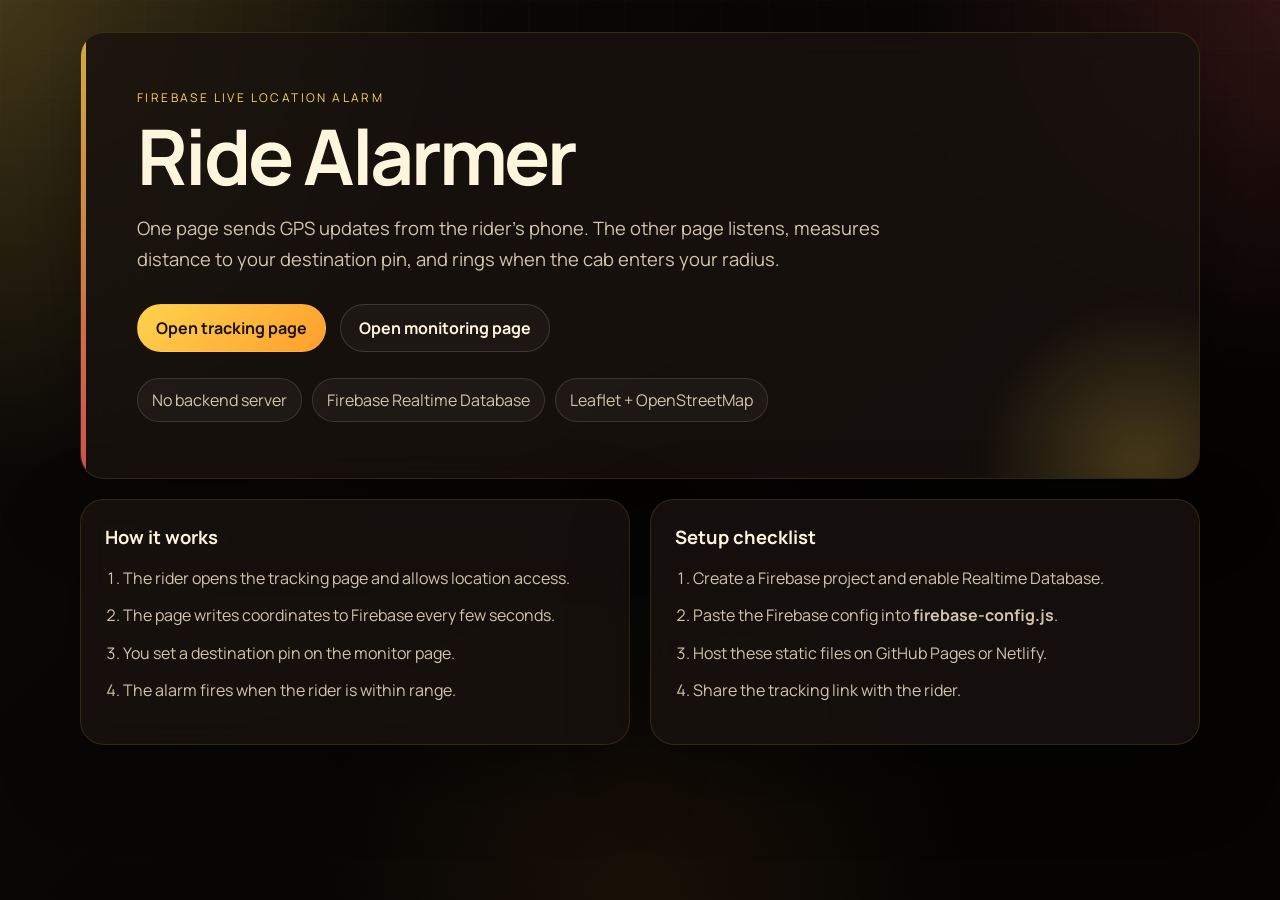
<file: index.html>
<!DOCTYPE html>
<html lang="en">
  <head>
    <meta charset="UTF-8" />
    <meta name="viewport" content="width=device-width, initial-scale=1.0" />
    <title>Ride Alarmer</title>
    <link rel="icon" type="image/svg+xml" href="./favicon.svg" />
    <link rel="preconnect" href="https://fonts.googleapis.com" />
    <link rel="preconnect" href="https://fonts.gstatic.com" crossorigin />
    <link href="https://fonts.googleapis.com/css2?family=Manrope:wght@400;500;600;700;800&display=swap" rel="stylesheet" />
    <link rel="stylesheet" href="./styles.css" />
  </head>
  <body>
    <main class="shell">
      <section class="hero card">
        <p class="eyebrow">Firebase live location alarm</p>
        <h1>Ride Alarmer</h1>
        <p class="lede">
          One page sends GPS updates from the rider's phone. The other page listens, measures distance to your destination pin, and rings when the cab enters your radius.
        </p>
        <div class="actions">
          <a class="button primary" href="./track.html">Open tracking page</a>
          <a class="button secondary" href="./monitor.html">Open monitoring page</a>
        </div>
        <ul class="feature-list">
          <li>No backend server</li>
          <li>Firebase Realtime Database</li>
          <li>Leaflet + OpenStreetMap</li>
        </ul>
      </section>

      <section class="grid">
        <article class="card panel">
          <h2>How it works</h2>
          <ol class="steps">
            <li>The rider opens the tracking page and allows location access.</li>
            <li>The page writes coordinates to Firebase every few seconds.</li>
            <li>You set a destination pin on the monitor page.</li>
            <li>The alarm fires when the rider is within range.</li>
          </ol>
        </article>

        <article class="card panel">
          <h2>Setup checklist</h2>
          <ol class="steps">
            <li>Create a Firebase project and enable Realtime Database.</li>
            <li>Paste the Firebase config into <strong>firebase-config.js</strong>.</li>
            <li>Host these static files on GitHub Pages or Netlify.</li>
            <li>Share the tracking link with the rider.</li>
          </ol>
        </article>
      </section>
    </main>
  </body>
</html>
</file>
<file: styles.css>
:root {
  color-scheme: light;
  --bg: #0d0b08;
  --bg-soft: #191410;
  --card: rgba(24, 19, 15, 0.84);
  --card-border: rgba(255, 214, 90, 0.12);
  --text: #fff6dd;
  --muted: #d2c4ad;
  --accent: #ffd24d;
  --accent-2: #ff9f2d;
  --danger: #ff5f5f;
  --shadow: 0 28px 80px rgba(0, 0, 0, 0.35);
  --radius: 24px;
}

* {
  box-sizing: border-box;
}

html,
body {
  margin: 0;
  min-height: 100%;
}

body {
  font-family: Manrope, system-ui, sans-serif;
  color: var(--text);
  background:
    radial-gradient(circle at top left, rgba(255, 210, 77, 0.22), transparent 30%),
    radial-gradient(circle at top right, rgba(255, 95, 95, 0.16), transparent 24%),
    radial-gradient(circle at bottom center, rgba(255, 159, 45, 0.08), transparent 30%),
    linear-gradient(135deg, var(--bg), #050403 72%);
}

body::before {
  content: "";
  position: fixed;
  inset: 0;
  pointer-events: none;
  background-image: linear-gradient(rgba(255, 255, 255, 0.02) 1px, transparent 1px), linear-gradient(90deg, rgba(255, 255, 255, 0.02) 1px, transparent 1px);
  background-size: 48px 48px;
  mask-image: linear-gradient(180deg, rgba(0, 0, 0, 0.6), transparent 85%);
}

.shell {
  width: min(1120px, calc(100% - 32px));
  margin: 0 auto;
  padding: 32px 0 48px;
}

.card {
  border: 1px solid var(--card-border);
  background: var(--card);
  backdrop-filter: blur(16px);
  border-radius: var(--radius);
  box-shadow: var(--shadow);
}

.hero {
  padding: clamp(28px, 6vw, 56px);
  overflow: hidden;
  position: relative;
}

.hero::after {
  content: "";
  position: absolute;
  inset: auto -10% -35% auto;
  width: 340px;
  height: 340px;
  border-radius: 50%;
  background: radial-gradient(circle, rgba(255, 210, 77, 0.22), transparent 68%);
  filter: blur(10px);
}

.eyebrow {
  margin: 0 0 14px;
  text-transform: uppercase;
  letter-spacing: 0.2em;
  font-size: 0.75rem;
  color: var(--accent);
}

h1,
h2,
h3,
p,
ol,
ul {
  margin-top: 0;
}

h1 {
  max-width: 12ch;
  font-size: clamp(2.6rem, 6vw, 5.2rem);
  line-height: 0.95;
  letter-spacing: -0.04em;
  margin-bottom: 20px;
}

.lede {
  max-width: 68ch;
  font-size: clamp(1rem, 1.8vw, 1.15rem);
  line-height: 1.7;
  color: var(--muted);
  margin-bottom: 28px;
}

.actions {
  display: flex;
  gap: 14px;
  flex-wrap: wrap;
  margin-bottom: 26px;
}

.button {
  display: inline-flex;
  align-items: center;
  justify-content: center;
  min-height: 48px;
  padding: 0 18px;
  border-radius: 999px;
  text-decoration: none;
  font-weight: 700;
  border: 1px solid transparent;
  transition: transform 160ms ease, border-color 160ms ease, background 160ms ease;
}

.button:hover {
  transform: translateY(-1px);
}

.button.primary {
  color: #1a1202;
  background: linear-gradient(135deg, var(--accent), var(--accent-2));
}

.button.secondary {
  color: var(--text);
  border-color: rgba(255, 255, 255, 0.14);
  background: rgba(255, 255, 255, 0.03);
}

.feature-list {
  display: flex;
  gap: 10px;
  flex-wrap: wrap;
  list-style: none;
  padding: 0;
  margin: 0;
}

.feature-list li {
  border: 1px solid rgba(255, 255, 255, 0.12);
  background: rgba(255, 255, 255, 0.04);
  color: var(--muted);
  border-radius: 999px;
  padding: 10px 14px;
}

.grid {
  display: grid;
  grid-template-columns: repeat(2, minmax(0, 1fr));
  gap: 20px;
  margin-top: 20px;
}

.panel {
  padding: 24px;
}

.panel h2 {
  font-size: 1.15rem;
  margin-bottom: 16px;
}

.steps {
  display: grid;
  gap: 12px;
  padding-left: 18px;
  color: var(--muted);
  line-height: 1.6;
}

.app-layout {
  display: grid;
  grid-template-columns: minmax(0, 430px) minmax(0, 1fr);
  gap: 20px;
  align-items: start;
}

.sidebar,
.stage {
  padding: 24px;
}

.sidebar {
  display: grid;
  gap: 18px;
}

.kicker {
  color: var(--accent);
  text-transform: uppercase;
  letter-spacing: 0.18em;
  font-size: 0.72rem;
  margin-bottom: 10px;
}

.subtitle {
  color: var(--muted);
  line-height: 1.6;
  margin-bottom: 0;
}

.field-grid {
  display: grid;
  gap: 14px;
}

.field {
  display: grid;
  gap: 8px;
}

label {
  font-size: 0.85rem;
  color: var(--muted);
}

input,
button,
textarea {
  font: inherit;
}

input,
select {
  width: 100%;
  border: 1px solid rgba(255, 255, 255, 0.1);
  border-radius: 16px;
  background: rgba(255, 255, 255, 0.04);
  color: var(--text);
  padding: 13px 14px;
  outline: none;
}

input:focus,
select:focus {
  border-color: rgba(255, 210, 77, 0.72);
  box-shadow: 0 0 0 3px rgba(255, 210, 77, 0.14);
}

.row {
  display: flex;
  gap: 10px;
  flex-wrap: wrap;
}

.row > * {
  flex: 1 1 160px;
}

.cta {
  border: none;
  border-radius: 16px;
  padding: 14px 16px;
  font-weight: 700;
  cursor: pointer;
}

.cta.primary {
  color: #1a1202;
  background: linear-gradient(135deg, var(--accent), var(--accent-2));
}

.cta.ghost {
  color: var(--text);
  background: rgba(255, 255, 255, 0.05);
  border: 1px solid rgba(255, 255, 255, 0.1);
}

.status {
  display: grid;
  gap: 12px;
}

.metric-grid {
  display: grid;
  grid-template-columns: repeat(3, minmax(0, 1fr));
  gap: 12px;
}

.metric {
  padding: 14px;
  border-radius: 18px;
  background: rgba(255, 255, 255, 0.04);
  border: 1px solid rgba(255, 255, 255, 0.08);
}

.metric span {
  display: block;
  color: var(--muted);
  font-size: 0.78rem;
  margin-bottom: 6px;
}

.metric strong {
  font-size: 1.1rem;
}

.alert {
  padding: 14px;
  border-radius: 16px;
  border: 1px solid rgba(255, 107, 122, 0.25);
  background: rgba(255, 107, 122, 0.08);
  color: #ffdfe3;
}

.alert.success {
  border-color: rgba(255, 210, 77, 0.28);
  background: rgba(255, 210, 77, 0.08);
  color: #fff5cc;
}

.sidebar::before,
.hero::before {
  content: "";
  position: absolute;
  inset: 0 auto auto 0;
  width: 5px;
  height: 100%;
  background: linear-gradient(180deg, var(--accent), var(--danger));
  opacity: 0.8;
  border-radius: var(--radius) 0 0 var(--radius);
}

.sidebar,
.hero {
  position: relative;
}

.sidebar::after {
  content: "CAB ALARM";
  position: absolute;
  top: 18px;
  right: 18px;
  padding: 8px 10px;
  border-radius: 999px;
  background: rgba(255, 210, 77, 0.1);
  border: 1px solid rgba(255, 210, 77, 0.18);
  color: var(--accent);
  font-size: 0.68rem;
  letter-spacing: 0.18em;
  text-transform: uppercase;
}

.map-wrap {
  overflow: hidden;
  min-height: 720px;
  padding: 0;
}

.map {
  width: 100%;
  height: 720px;
}

.footer-note {
  color: var(--muted);
  font-size: 0.92rem;
  line-height: 1.6;
}

@media (max-width: 960px) {
  .grid,
  .app-layout {
    grid-template-columns: 1fr;
  }

  .map,
  .map-wrap {
    min-height: 560px;
    height: 560px;
  }
}

@media (max-width: 640px) {
  .shell {
    width: min(100% - 20px, 1120px);
    padding-top: 20px;
  }

  .hero,
  .sidebar,
  .stage,
  .panel {
    padding: 18px;
  }

  h1 {
    max-width: 100%;
  }

  .metric-grid {
    grid-template-columns: 1fr;
  }

  .map,
  .map-wrap {
    min-height: 480px;
    height: 480px;
  }
}
</file>
